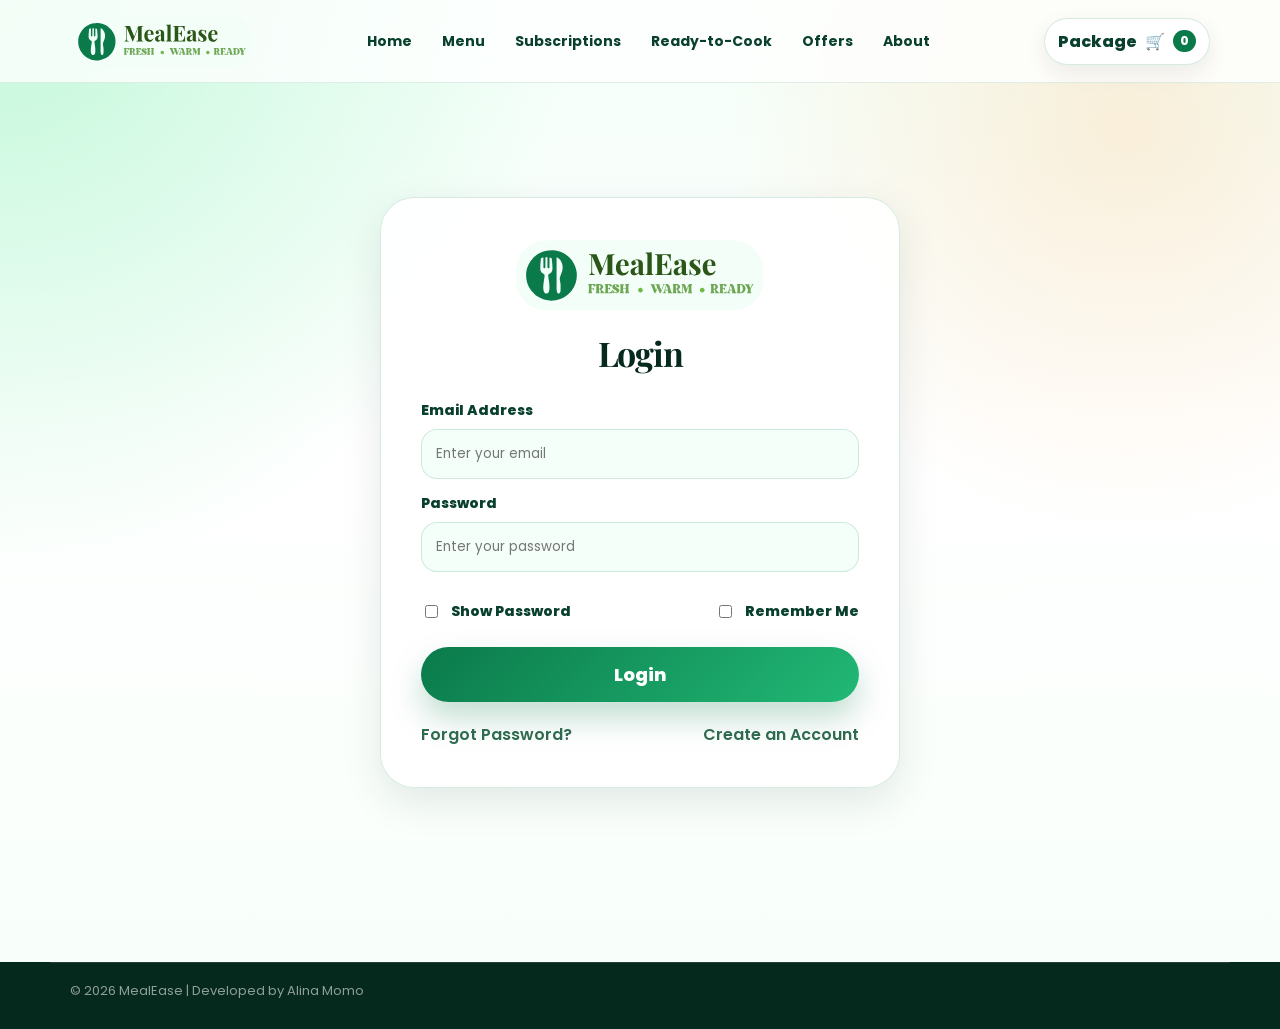
<file: login.html>
<!DOCTYPE html>
<html lang="en">

<head>
    <meta charset="UTF-8">
    <meta name="viewport" content="width=device-width, initial-scale=1.0">
    <title>Login | MealEase</title>

    <link rel="icon" href="assets/tab_logo.png" type="image/svg+xml">
    <link rel="stylesheet" href="assets/styles.css">
</head>

<body>

    <header class="site-header">
        <nav class="navbar">

            <a class="logo-wrap" href="index.html">
                <img src="assets/logo.svg" alt="MealEase">
            </a>

            <div class="nav-links">
                <a href="index.html">Home</a>
                <a href="menu.html">Menu</a>
                <a href="subscription.html">Subscriptions</a>
                <a href="ready-to-cook.html">Ready-to-Cook</a>
                <a href="offers.html">Offers</a>
                <a href="about.html">About</a>
            </div>

            <div class="nav-actions">
                
                <a href="checkout.html" class="cart-pill">
                    <span class="label">Package</span>
                    🛒
                    <span class="cart-count" data-cart-count>0</span>
                </a>

              <button class="mobile-toggle" data-mobile-toggle aria-label="Open menu">☰</button>
            </div>

        </nav>
    </header>

    <main>

        <section class="section auth-section">

            <div class="container">

                <div class="form-card auth-card">

                    <img src="assets/logo.svg" alt="MealEase" style="width:250px;display:block;margin:0 auto 25px;">

                    <div class="section-head-login compact-head">


                        <h2 class="section-title-login">
                            Login
                        </h2>

                    </div>
                    

                    <form id="loginForm">

                        <div class="form-group">
                            <label>Email Address</label>

                            <input type="email" id="loginEmail" placeholder="Enter your email" required>
                        </div>

                        <div class="form-group">
                            <label>Password</label>

                            <input type="password" id="loginPassword" placeholder="Enter your password" required>
                        </div>


                        <div class="section-head-password">
                        <label class="remember-row">

                            <input type="checkbox" id="showPassword">

                            Show Password

                        </label>

                        <label class="remember-row">

                            <input type="checkbox" id="rememberMe">

                            Remember Me

                        </label>
                        </div>

                        <p id="loginMessage" style="color:#d62828;font-weight:600;margin:10px 0;">
                        </p>

                        <button class="btn btn-primary btn-wide" type="submit" style="font-size: large;">

                            Login

                        </button>

                        <div class="login-links">

                            <a href="#">
                                Forgot Password?
                            </a>

                            <a href="signup.html">
                                Create an Account
                            </a>

                        </div>

                    </form>

                </div>

            </div>

        </section>

    </main>

    <footer class="footer">

        <div class="footer-bottom">

            © 2026 MealEase | Developed by Alina Momo

        </div>

    </footer>

    <div class="toast"></div>

    <script>

        const password = document.getElementById("loginPassword");

        document
            .getElementById("showPassword")
            .addEventListener("change", function () {

                password.type = this.checked ? "text" : "password";

            });

    </script>

    <script src="assets/app.js"></script>

</body>

</html>
</file>
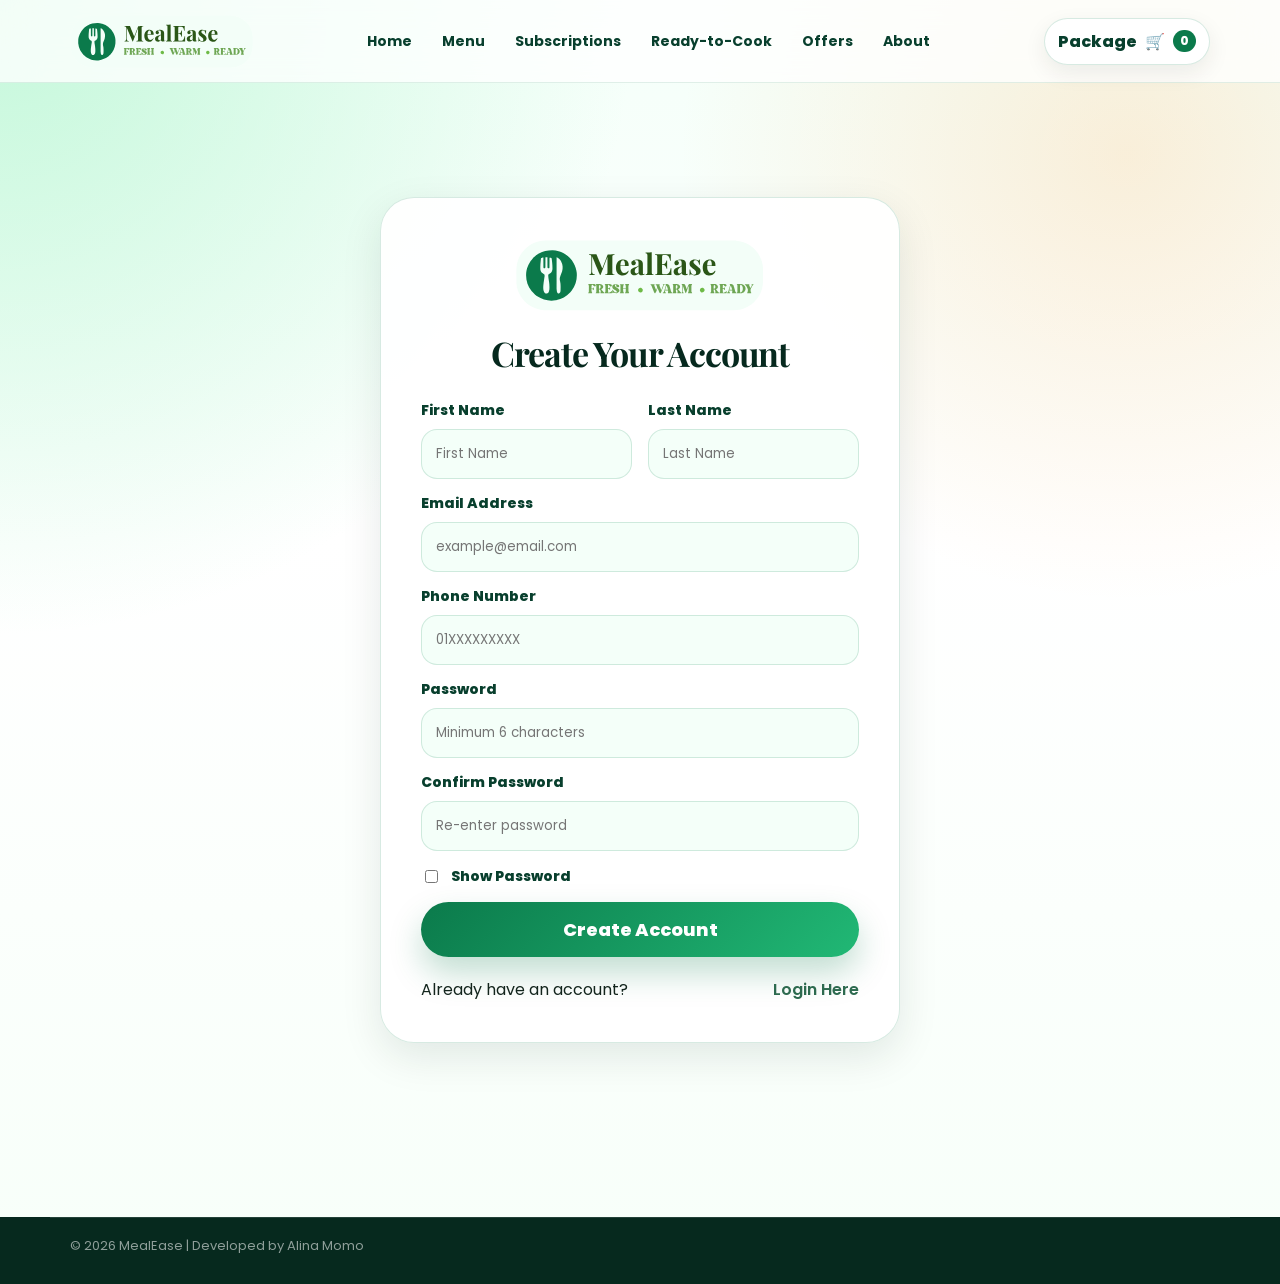
<file: signup.html>
<!DOCTYPE html>
<html lang="en">

<head>
    <meta charset="UTF-8">
    <meta name="viewport" content="width=device-width, initial-scale=1.0">
    <title>Create Account | MealEase</title>

    <link rel="icon" href="assets/tab_logo.png" type="image/svg+xml">
    <link rel="stylesheet" href="assets/styles.css">
</head>

<body>

    <header class="site-header">
        <nav class="navbar">

            <a class="logo-wrap" href="index.html">
                <img src="assets/logo.svg" alt="MealEase">
            </a>

            <div class="nav-links">
                <a href="index.html">Home</a>
                <a href="menu.html">Menu</a>
                <a href="subscription.html">Subscriptions</a>
                <a href="ready-to-cook.html">Ready-to-Cook</a>
                <a href="offers.html">Offers</a>
                <a href="about.html">About</a>
            </div>

            <div class="nav-actions">
                <a href="checkout.html" class="cart-pill">
                    <span class="label">Package</span>
                    🛒
                    <span class="cart-count" data-cart-count>0</span>
                </a>

                <button class="mobile-toggle" data-mobile-toggle aria-label="Open menu">☰</button>
            </div>

        </nav>
    </header>

    <main>

        <section class="section">

            <div class="container">

                <div class="form-card auth-card">

                    <img src="assets/logo.svg" alt="MealEase" style="width:250px;display:block;margin:0 auto 25px;">
                    <div class="section-head-login compact-head">

                    

                        <h2 class="section-title-login">
                            Create Your Account
                        </h2>

                    

                    </div>

                    <form id="signupForm">

                        <div class="form-grid">

                            <div class="form-group">
                                <label>First Name</label>

                                <input type="text" id="firstName" placeholder="First Name" required>

                            </div>

                            <div class="form-group">
                                <label>Last Name</label>

                                <input type="text" id="lastName" placeholder="Last Name" required>

                            </div>

                        </div>

                        <div class="form-group">

                            <label>Email Address</label>

                            <input type="email" id="signupEmail" placeholder="example@email.com" required>

                        </div>

                        <div class="form-group">

                            <label>Phone Number</label>

                            <input type="tel" id="phone" placeholder="01XXXXXXXXX" required>

                        </div>

                        <div class="form-group">

                            <label>Password</label>

                            <input type="password" id="signupPassword" placeholder="Minimum 6 characters" required>

                        </div>

                        <div class="form-group">

                            <label>Confirm Password</label>

                            <input type="password" id="confirmPassword" placeholder="Re-enter password" required>

                        </div>

                        <label class="remember-row">

                            <input type="checkbox" id="showSignupPassword">

                            Show Password

                        </label>

                        <p id="signupMessage" style="color:#d62828;font-weight:600;margin:15px 0;">
                        </p>

                        <button type="submit" class="btn btn-primary btn-wide " style="font-size: large;">

                            Create Account

                        </button>

                        <div class="login-links">

                            <span>
                                Already have an account?
                            </span>

                            <a href="login.html">
                                Login Here
                            </a>

                        </div>

                    </form>

                </div>

            </div>

        </section>

    </main>

    <footer class="footer">

        <div class="footer-bottom">

            © 2026 MealEase | Developed by Alina Momo

        </div>

    </footer>

    <div class="toast"></div>

    <script>

        const signupPassword = document.getElementById("signupPassword");
        const confirmPassword = document.getElementById("confirmPassword");

        document
            .getElementById("showSignupPassword")
            .addEventListener("change", function () {

                signupPassword.type = this.checked ? "text" : "password";
                confirmPassword.type = this.checked ? "text" : "password";

            });

    </script>

    <script src="assets/app.js"></script>

</body>

</html>
</file>
<file: assets/styles.css>
@import url('https://fonts.googleapis.com/css2?family=Playfair+Display:wght@700;800&family=Poppins:wght@400;500;600;700;800&display=swap');

:root {
  --green-950: #06291e;
  --green-900: #083f2d;
  --green-800: #0b5a3a;
  --green-700: #0b7a4b;
  --green-600: #159660;
  --green-500: #21b875;
  --green-200: #bff7d7;
  --green-100: #ddfbe9;
  --green-50: #f4fff9;
  --white: #ffffff;
  --cream: #fffaf0;
  --orange: #ffb86b;
  --gold: #f7cf55;
  --ink: #13251d;
  --muted: #627166;
  --line: rgba(11, 122, 75, .16);
  --shadow: 0 24px 70px rgba(6, 41, 30, .14);
  --shadow-soft: 0 14px 40px rgba(6, 41, 30, .10);
  --radius-xl: 34px;
  --radius-lg: 24px;
  --radius-md: 18px;
  --radius-sm: 12px;
  --max: 1180px;
}

* { box-sizing: border-box; }
html { scroll-behavior: smooth; }
body {
  margin: 0;
  font-family: 'Poppins', system-ui, -apple-system, Segoe UI, sans-serif;
  color: var(--ink);
  background:
    radial-gradient(circle at top left, rgba(191, 247, 215, .9), transparent 35%),
    radial-gradient(circle at 88% 12%, rgba(255, 184, 107, .23), transparent 28%),
    linear-gradient(180deg, var(--green-50) 0%, #ffffff 42%, #f7fff9 100%);
  min-height: 100vh;
}

a { color: inherit; text-decoration: none; }
img { max-width: 100%; display: block; }
button, input, select, textarea { font-family: inherit; }

.site-header {
  position: sticky;
  top: 0;
  z-index: 50;
  backdrop-filter: blur(18px);
  background: rgba(255,255,255,.78);
  border-bottom: 1px solid rgba(11,122,75,.12);
}
.navbar {
  max-width: var(--max);
  margin: 0 auto;
  padding: 14px 20px;
  display: flex;
  align-items: center;
  justify-content: space-between;
  gap: 18px;
}
.logo-wrap { display: inline-flex; align-items: center; gap: 10px; }
.logo-wrap img { height: 54px; width: auto; }
.nav-links {
  display: flex;
  align-items: center;
  gap: 6px;
}
.nav-links a {
  font-size: 14px;
  font-weight: 700;
  color: var(--green-900);
  padding: 10px 12px;
  border-radius: 999px;
  transition: .2s ease;
}
.nav-links a:hover, .nav-links a.active {
  background: var(--green-100);
  color: var(--green-700);
}
.nav-actions { display: flex; align-items: center; gap: 10px; }
.cart-pill {
  display: inline-flex;
  align-items: center;
  gap: 8px;
  border: 1px solid var(--line);
  border-radius: 999px;
  padding: 10px 13px;
  background: var(--white);
  color: var(--green-900);
  font-weight: 800;
  box-shadow: 0 8px 22px rgba(6,41,30,.08);
}
.cart-count {
  display: inline-flex;
  align-items: center;
  justify-content: center;
  min-width: 22px;
  height: 22px;
  padding: 0 7px;
  border-radius: 999px;
  background: var(--green-700);
  color: var(--white);
  font-size: 12px;
}
.mobile-toggle {
  display: none;
  border: 0;
  width: 42px;
  height: 42px;
  border-radius: 12px;
  background: var(--green-900);
  color: var(--white);
  font-size: 22px;
}

.container {
  max-width: var(--max);
  margin: 0 auto;
  padding: 0 20px;
}
.hero {
  padding: 58px 0 34px;
}
.hero-grid {
  display: grid;
  grid-template-columns: 1.02fr .98fr;
  gap: 38px;
  align-items: center;
}
.kicker {
  display: inline-flex;
  align-items: center;
  gap: 8px;
  padding: 8px 13px;
  border: 1px solid var(--line);
  border-radius: 999px;
  background: rgba(255,255,255,.78);
  color: var(--green-700);
  font-weight: 800;
  font-size: 13px;
  box-shadow: 0 10px 30px rgba(6,41,30,.06);
}
.hero h1, .page-hero h1 {
  font-family: 'Playfair Display', Georgia, serif;
  color: var(--green-950);
  font-size: clamp(42px, 6.2vw, 82px);
  line-height: .98;
  margin: 18px 0;
  letter-spacing: -2.5px;
}
.hero p, .page-hero p {
  font-size: 18px;
  line-height: 1.75;
  color: var(--muted);
  max-width: 660px;
}
.accent-text { color: var(--green-700); }
.hero-cta { display: flex; flex-wrap: wrap; gap: 14px; margin-top: 28px; }
.btn {
  border: 0;
  border-radius: 999px;
  padding: 14px 20px;
  display: inline-flex;
  align-items: center;
  justify-content: center;
  gap: 8px;
  font-weight: 800;
  cursor: pointer;
  transition: transform .2s ease, box-shadow .2s ease, background .2s ease;
}
.btn:hover { transform: translateY(-2px); }
.btn-primary {
  background: linear-gradient(135deg, var(--green-700), var(--green-500));
  color: var(--white);
  box-shadow: 0 16px 32px rgba(11,122,75,.25);
}
.btn-secondary {
  background: var(--white);
  color: var(--green-900);
  border: 1px solid var(--line);
  box-shadow: 0 12px 26px rgba(6,41,30,.08);
}
.btn-light {
  background: var(--green-50);
  color: var(--green-800);
  border: 1px solid var(--line);
}
.btn-wide { width: 100%; }
.hero-card {
  position: relative;
  min-height: 610px;
}
.hero-photo {
  position: absolute;
  inset: 0 0 80px 42px;
  border-radius: 45px;
  overflow: hidden;
  box-shadow: var(--shadow);
  border: 10px solid rgba(255,255,255,.85);
}
.hero-photo img {
  height: 100%;
  width: 100%;
  object-fit: cover;
}
.float-card {
  position: absolute;
  background: rgba(255,255,255,.92);
  backdrop-filter: blur(14px);
  border: 1px solid rgba(255,255,255,.9);
  border-radius: 28px;
  padding: 18px;
  box-shadow: var(--shadow-soft);
}
.float-card.hot { left: 0; bottom: 70px; max-width: 260px; }
.float-card.trust { right: 4px; bottom: 0; max-width: 290px; }
.float-card strong { display: block; color: var(--green-900); margin-bottom: 6px; }
.float-card span { color: var(--muted); font-size: 14px; line-height: 1.5; }
.stat-row {
  display: grid;
  grid-template-columns: repeat(3, 1fr);
  gap: 12px;
  margin-top: 28px;
}
.stat {
  padding: 18px;
  border-radius: 24px;
  background: var(--white);
  border: 1px solid var(--line);
  box-shadow: 0 14px 36px rgba(6,41,30,.07);
}
.stat b { display: block; font-size: 26px; color: var(--green-700); }
.stat span { color: var(--muted); font-size: 13px; font-weight: 600; }

.section { padding: 64px 0; }
.section-tight { padding: 38px 0; }
.section-head {
  display: flex;
  justify-content: space-between;
  align-items: end;
  gap: 20px;
  margin-bottom: 28px;
}
.section-head-login {
  display: flex;
  flex-direction: column;
  align-items: center;
  gap: 20px;
  margin-bottom: 28px;
}
.section-head-password {
  display: flex;
  justify-content: space-between;
  align-items: end;
  margin-bottom: 10px;
}
.section-title {
  font-family: 'Playfair Display', Georgia, serif;
  font-size: clamp(34px, 4vw, 54px);
  line-height: 1.05;
  color: var(--green-950);
  margin: 0 0 10px;
  letter-spacing: -1.2px;
}
.section-title-login {
  font-family: 'Playfair Display', Georgia, serif;
  font-size: clamp(30px, 4vw, 34px);
  line-height: 1.05;
  color: var(--green-950);
  margin: 0 0 10px;
  letter-spacing: -1.2px;
}
.section-subtitle { color: var(--muted); line-height: 1.7; margin: 0; max-width: 670px; }

.card-grid { display: grid; grid-template-columns: repeat(3, 1fr); gap: 20px; }
.card-grid.four { grid-template-columns: repeat(3, 1fr); }
.card {
  background: rgba(255,255,255,.86);
  border: 1px solid var(--line);
  border-radius: var(--radius-lg);
  overflow: hidden;
  box-shadow: 0 14px 36px rgba(6,41,30,.07);
  transition: .25s ease;
}
.card:hover { transform: translateY(-5px); box-shadow: var(--shadow-soft); }
.card-img { height: 190px; overflow: hidden; position: relative; }
.card-img img { width: 100%; height: 100%; object-fit: cover; transition: transform .35s ease; }
.card:hover .card-img img { transform: scale(1.06); }
.card-body { padding: 20px; }
.card h3 { margin: 0 0 8px; font-size: 21px; color: var(--green-950); }
.card p { margin: 0 0 16px; color: var(--muted); line-height: 1.6; }
.price-row { display: flex; align-items: center; justify-content: space-between; gap: 10px; margin-top: 14px; }
.price { color: var(--green-700); font-size: 21px; font-weight: 900; }
.badge {
  display: inline-flex;
  align-items: center;
  gap: 6px;
  padding: 7px 10px;
  border-radius: 999px;
  background: var(--green-100);
  color: var(--green-800);
  font-size: 12px;
  font-weight: 800;
}
.badge.gold { background: #fff2ca; color: #9a6414; }
.badge.orange { background: #fff0df; color: #9b541a; }

.split {
  display: grid;
  grid-template-columns: .95fr 1.05fr;
  gap: 28px;
  align-items: center;
}
.panel {
  border-radius: var(--radius-xl);
  border: 1px solid var(--line);
  background: linear-gradient(145deg, rgba(255,255,255,.9), rgba(244,255,249,.75));
  box-shadow: var(--shadow-soft);
  padding: 28px;
}
.panel.dark {
  background: linear-gradient(135deg, var(--green-950), var(--green-800));
  color: var(--white);
  overflow: hidden;
  position: relative;
}
.panel.dark::after {
  content: '';
  position: absolute;
  width: 260px;
  height: 260px;
  border-radius: 50%;
  right: -80px;
  top: -80px;
  background: rgba(191,247,215,.16);
}
.panel.dark p, .panel.dark .muted { color: rgba(255,255,255,.76); }
.check-list { list-style: none; margin: 18px 0 0; padding: 0; display: grid; gap: 12px; }
.check-list li {
  display: flex;
  gap: 10px;
  align-items: flex-start;
  color: var(--muted);
  line-height: 1.55;
}
.check-list li::before {
  content: '✓';
  width: 24px;
  height: 24px;
  border-radius: 50%;
  display: inline-flex;
  align-items: center;
  justify-content: center;
  flex: 0 0 24px;
  background: var(--green-100);
  color: var(--green-700);
  font-weight: 900;
}
.panel.dark .check-list li { color: rgba(255,255,255,.78); }
.panel.dark .check-list li::before { background: rgba(255,255,255,.16); color: var(--green-200); }

.process { display: grid; grid-template-columns: repeat(4, 1fr); gap: 18px; counter-reset: step; }
.step {
  position: relative;
  padding: 24px;
  border-radius: var(--radius-lg);
  border: 1px solid var(--line);
  background: var(--white);
  box-shadow: 0 12px 32px rgba(6,41,30,.07);
}
.step::before {
  counter-increment: step;
  content: '0' counter(step);
  display: inline-flex;
  width: 42px;
  height: 42px;
  align-items: center;
  justify-content: center;
  border-radius: 16px;
  background: var(--green-700);
  color: var(--white);
  font-weight: 900;
  margin-bottom: 14px;
}
.step h3 { margin: 0 0 8px; color: var(--green-950); }
.step p { margin: 0; color: var(--muted); line-height: 1.6; }

.page-hero {
  padding: 48px 0 28px;
}
.page-hero-inner {
  display: grid;
  grid-template-columns: 1fr .72fr;
  align-items: center;
  gap: 28px;
}
.page-card {
  min-height: 270px;
  border-radius: 36px;
  overflow: hidden;
  box-shadow: var(--shadow-soft);
  border: 10px solid var(--white);
}
.page-card img { width: 100%; height: 100%; object-fit: cover; min-height: 270px; }

.filters {
  display: flex;
  flex-wrap: wrap;
  gap: 10px;
  margin-bottom: 22px;
}
.filter-btn {
  border: 1px solid var(--line);
  border-radius: 999px;
  background: var(--white);
  color: var(--green-900);
  padding: 11px 15px;
  font-weight: 800;
  cursor: pointer;
  transition: .2s;
}
.filter-btn.active, .filter-btn:hover { background: var(--green-700); color: var(--white); }

.product-grid { display: grid; grid-template-columns: repeat(3, 1fr); gap: 20px; }
.product-card {
  display: flex;
  flex-direction: column;
  background: var(--white);
  border: 1px solid var(--line);
  border-radius: var(--radius-lg);
  overflow: hidden;
  box-shadow: 0 14px 34px rgba(6,41,30,.08);
}
.product-card .card-img { height: 210px; }
.product-card.hidden { display: none; }
.product-meta { display: flex; flex-wrap: wrap; gap: 8px; margin: 10px 0 0; }
.product-actions { margin-top: auto; padding-top: 10px; }

.plan-grid { display: grid; grid-template-columns: repeat(3, 1fr); gap: 18px; }
.plan-card {
  position: relative;
  border-radius: 28px;
  padding: 24px;
  background: var(--white);
  border: 1px solid var(--line);
  box-shadow: 0 14px 36px rgba(6,41,30,.07);
  transition: .2s;
}
.plan-card:hover { transform: translateY(-4px); }
.plan-card.featured { border: 2px solid var(--green-500); }
.plan-card h3 { color: var(--green-950); margin: 0 0 8px; }
.plan-days { color: var(--green-700); font-weight: 900; font-size: 34px; }
.plan-card p { color: var(--muted); line-height: 1.6; min-height: 54px; }

.builder {
  display: grid;
  grid-template-columns: 1fr .9fr;
  gap: 24px;
  align-items: start;
}
.form-card {
  border-radius: var(--radius-xl);
  border: 1px solid var(--line);
  background: rgba(255,255,255,.92);
  box-shadow: var(--shadow-soft);
  padding: 28px;
}
.form-grid { display: grid; grid-template-columns: repeat(2, 1fr); gap: 16px; }
.form-group { display: grid; gap: 8px; margin-bottom: 14px; }
.form-group.full { grid-column: 1 / -1; }
label { font-size: 14px; font-weight: 800; color: var(--green-900); }
input, select, textarea {
  width: 100%;
  border: 1px solid var(--line);
  border-radius: 16px;
  background: var(--green-50);
  color: var(--green-950);
  padding: 14px 14px;
  outline: none;
  transition: .2s;
}
textarea { min-height: 112px; resize: vertical; }
input:focus, select:focus, textarea:focus {
  border-color: var(--green-500);
  box-shadow: 0 0 0 4px rgba(33,184,117,.12);
  background: var(--white);
}
.summary-box {
  position: sticky;
  top: 96px;
  border-radius: var(--radius-xl);
  padding: 26px;
  background: linear-gradient(135deg, var(--green-950), var(--green-700));
  color: var(--white);
  box-shadow: var(--shadow);
}
.summary-box h3 { margin: 0 0 12px; font-size: 26px; }
.summary-line { display: flex; justify-content: space-between; gap: 18px; padding: 12px 0; border-bottom: 1px solid rgba(255,255,255,.16); }
.summary-line span:first-child { color: rgba(255,255,255,.72); }
.summary-line strong { color: var(--white); }
.total-line { font-size: 24px; font-weight: 900; color: var(--green-200); }

.cart-layout { display: grid; grid-template-columns: 1fr .86fr; gap: 24px; align-items: start; }
.cart-item {
  display: grid;
  grid-template-columns: 86px 1fr auto;
  gap: 15px;
  align-items: center;
  padding: 16px;
  border-radius: 22px;
  background: var(--white);
  border: 1px solid var(--line);
  box-shadow: 0 10px 28px rgba(6,41,30,.06);
  margin-bottom: 14px;
}
.cart-thumb { width: 86px; height: 74px; border-radius: 18px; overflow: hidden; background: var(--green-100); }
.cart-thumb img { width: 100%; height: 100%; object-fit: cover; }
.cart-item h4 { margin: 0 0 4px; color: var(--green-950); }
.cart-item p { margin: 0; color: var(--muted); font-size: 13px; }
.qty-box { display: flex; align-items: center; gap: 8px; margin-top: 10px; }
.qty-box button, .icon-btn {
  width: 32px;
  height: 32px;
  border-radius: 11px;
  border: 1px solid var(--line);
  background: var(--green-50);
  color: var(--green-900);
  font-weight: 900;
  cursor: pointer;
}
.remove-btn { color: #a63232; }
.empty-cart {
  text-align: center;
  padding: 50px 26px;
  border-radius: var(--radius-xl);
  border: 1px dashed rgba(11,122,75,.3);
  background: rgba(255,255,255,.78);
}
.empty-cart h3 { color: var(--green-950); }
.empty-cart p { color: var(--muted); }

.offer-strip {
  border-radius: 36px;
  background:
    radial-gradient(circle at 20% 20%, rgba(255,255,255,.26), transparent 30%),
    linear-gradient(135deg, var(--green-950), var(--green-700));
  color: var(--white);
  padding: 36px;
  display: grid;
  grid-template-columns: 1fr auto;
  gap: 20px;
  align-items: center;
  box-shadow: var(--shadow);
}
.offer-strip h2 { margin: 0 0 10px; font-size: clamp(28px, 4vw, 48px); font-family: 'Playfair Display'; }
.offer-strip p { margin: 0; color: rgba(255,255,255,.76); max-width: 680px; line-height: 1.7; }
.offer-code {
  display: inline-flex;
  align-items: center;
  justify-content: center;
  border: 2px dashed rgba(255,255,255,.55);
  border-radius: 22px;
  padding: 18px 24px;
  font-size: 28px;
  font-weight: 900;
  color: var(--green-200);
  background: rgba(255,255,255,.1);
}

.compare { overflow-x: auto; }
table { width: 100%; border-collapse: collapse; background: var(--white); border-radius: 24px; overflow: hidden; box-shadow: var(--shadow-soft); }
th, td { padding: 17px; border-bottom: 1px solid var(--line); text-align: left; }
th { background: var(--green-900); color: var(--white); }
td { color: var(--muted); font-weight: 600; }
td.good { color: var(--green-700); font-weight: 900; }
td.warn { color: #b98412; font-weight: 900; }
td.no { color: #b44b4b; font-weight: 900; }

.toast {
  position: fixed;
  right: 18px;
  bottom: 18px;
  padding: 14px 18px;
  border-radius: 16px;
  background: var(--green-950);
  color: var(--white);
  box-shadow: var(--shadow);
  opacity: 0;
  transform: translateY(16px);
  pointer-events: none;
  transition: .25s;
  z-index: 80;
  max-width: 320px;
}
.toast.show { opacity: 1; transform: translateY(0); }
.modal-backdrop {
  position: fixed;
  inset: 0;
  display: none;
  align-items: center;
  justify-content: center;
  padding: 20px;
  background: rgba(6,41,30,.45);
  backdrop-filter: blur(6px);
  z-index: 90;
}
.modal-backdrop.show { display: flex; }
.modal {
  width: min(520px, 100%);
  border-radius: 30px;
  padding: 30px;
  background: var(--white);
  box-shadow: var(--shadow);
  text-align: center;
}
.modal-icon {
  width: 78px;
  height: 78px;
  border-radius: 28px;
  margin: 0 auto 14px;
  display: flex;
  align-items: center;
  justify-content: center;
  background: var(--green-100);
  color: var(--green-700);
  font-size: 38px;
}
.modal h2 { color: var(--green-950); margin-bottom: 8px; }
.modal p { color: var(--muted); line-height: 1.7; }

.footer {
  margin-top: 60px;
  background: var(--green-950);
  color: rgba(255,255,255,.78);
}
.footer-inner {
  max-width: var(--max);
  margin: 0 auto;
  padding: 50px 20px 26px;
  display: grid;
  grid-template-columns: 1.2fr .8fr .8fr .9fr;
  gap: 30px;
}
.footer h4 { color: var(--white); margin: 0 0 14px; }
.footer p, .footer a { color: rgba(255,255,255,.7); line-height: 1.7; font-size: 14px; }
.footer a { display: block; margin: 8px 0; }
.footer-bottom {
  max-width: var(--max);
  margin: 0 auto;
  padding: 18px 20px 28px;
  border-top: 1px solid rgba(255,255,255,.12);
  font-size: 13px;
  color: rgba(255,255,255,.55);
}

@media (max-width: 1020px) {
  .nav-links {
    display: none;
    position: absolute;
    top: 78px;
    left: 18px;
    right: 18px;
    padding: 14px;
    border-radius: 24px;
    background: var(--white);
    box-shadow: var(--shadow-soft);
    flex-direction: column;
    align-items: stretch;
  }
  .nav-links.show { display: flex; }
  .nav-links a { border-radius: 14px; }
  .mobile-toggle { display: inline-flex; align-items: center; justify-content: center; }
  .hero-grid, .page-hero-inner, .split, .builder, .cart-layout { grid-template-columns: 1fr; }
  .hero-card { min-height: 520px; }
  .hero-photo { inset: 0 0 80px 0; }
  .card-grid, .product-grid { grid-template-columns: repeat(2, 1fr); }
  .card-grid.four, .plan-grid, .process { grid-template-columns: repeat(2, 1fr); }
  .summary-box { position: static; }
}

@media (max-width: 640px) {
  .navbar { padding: 10px 14px; }
  .logo-wrap img { height: 46px; }
  .cart-pill span.label { display: none; }
  .cart-pill { font-size: 13px; padding: 6px 12px; gap: 2px; }
  .user-button { font-size: 10px; padding: 6px 12px; gap: 2px; }
  .user-button span.user-name { display: none; }
  .hero { padding-top: 34px; }
  .hero-card { min-height: 430px; }
  .float-card.hot { bottom: 66px; }
  .float-card.trust { left: 16px; right: 16px; }
  .stat-row, .card-grid, .card-grid.four, .product-grid, .plan-grid, .process, .form-grid, .footer-inner { grid-template-columns: 1fr; }
  .section-head { align-items: start; flex-direction: column; }
  .offer-strip { grid-template-columns: 1fr; padding: 26px; }
  .cart-item { grid-template-columns: 70px 1fr; }
  .cart-price { grid-column: 1 / -1; }
}

/* Subscription package-deal upgrade */
.subscription-hero .page-card {
  min-height: 320px;
}
.hero-mini-row {
  display: flex;
  flex-wrap: wrap;
  gap: 10px;
  margin-top: 20px;
}
.hero-mini-row span {
  display: inline-flex;
  align-items: center;
  border: 1px solid var(--line);
  border-radius: 999px;
  padding: 10px 13px;
  background: rgba(255,255,255,.78);
  color: var(--green-900);
  font-size: 13px;
  font-weight: 800;
  box-shadow: 0 8px 22px rgba(6,41,30,.06);
}
.subscription-builder {
  grid-template-columns: minmax(0, 1.18fr) minmax(340px, .82fr);
}
.subscription-form-card {
  padding: 30px;
  overflow: hidden;
}
.compact-head { margin-bottom: 18px; }
.package-tabs {
  display: grid;
  grid-template-columns: repeat(3, 1fr);
  gap: 10px;
  padding: 8px;
  background: var(--green-100);
  border: 1px solid var(--line);
  border-radius: 24px;
  margin-bottom: 18px;
}
.package-tab {
  border: 0;
  border-radius: 18px;
  padding: 13px 12px;
  background: transparent;
  color: var(--green-900);
  font-weight: 900;
  cursor: pointer;
  transition: .2s ease;
}
.package-tab.active,
.package-tab:hover {
  background: var(--white);
  color: var(--green-700);
  box-shadow: 0 10px 24px rgba(6,41,30,.08);
}
.package-panel { display: none; }
.package-panel.active {
  display: block;
  animation: softReveal .22s ease;
}
@keyframes softReveal {
  from { opacity: 0; transform: translateY(8px); }
  to { opacity: 1; transform: translateY(0); }
}
.deal-heading {
  display: flex;
  align-items: center;
  justify-content: space-between;
  gap: 14px;
  margin: 8px 0 14px;
}
.deal-heading.small { margin-top: 0; }
.deal-heading h3 {
  margin: 0 0 5px;
  color: var(--green-950);
  font-size: 22px;
}
.deal-heading p {
  margin: 0;
  color: var(--muted);
  line-height: 1.5;
}
.meal-choice-grid {
  display: grid;
  gap: 14px;
}
.meal-choice-card {
  position: relative;
  display: grid;
  grid-template-columns: 124px 1fr;
  gap: 15px;
  align-items: stretch;
  border: 1px solid var(--line);
  border-radius: 24px;
  background: rgba(255,255,255,.88);
  padding: 10px;
  cursor: pointer;
  transition: .22s ease;
  box-shadow: 0 12px 28px rgba(6,41,30,.055);
}
.meal-choice-card:hover,
.meal-choice-card.selected {
  border-color: rgba(33,184,117,.62);
  transform: translateY(-2px);
  box-shadow: 0 18px 38px rgba(6,41,30,.10);
}
.meal-choice-card.selected::after {
  content: '✓';
  position: absolute;
  top: 14px;
  right: 14px;
  width: 30px;
  height: 30px;
  display: flex;
  align-items: center;
  justify-content: center;
  border-radius: 50%;
  background: var(--green-700);
  color: var(--white);
  font-weight: 900;
}
.meal-choice-card input { display: none; }
.meal-photo {
  display: block;
  min-height: 128px;
  border-radius: 19px;
  background-size: cover;
  background-position: center;
  box-shadow: inset 0 -42px 54px rgba(6,41,30,.18);
}
.meal-content {
  display: grid;
  align-content: center;
  gap: 6px;
  padding: 6px 34px 6px 0;
}
.meal-content strong {
  color: var(--green-700);
  font-size: 13px;
  text-transform: uppercase;
  letter-spacing: .08em;
}
.meal-content b {
  color: var(--green-950);
  font-size: 18px;
  line-height: 1.28;
}
.meal-content small {
  color: var(--green-800);
  font-weight: 800;
}
.meal-content em {
  color: var(--muted);
  font-size: 13px;
  font-style: normal;
  line-height: 1.5;
}
.subscription-controls {
  margin-top: 20px;
  padding-top: 20px;
  border-top: 1px solid var(--line);
}
.addons-box {
  margin: 6px 0 18px;
  padding: 20px;
  border-radius: 26px;
  background: linear-gradient(180deg, rgba(221,251,233,.85), rgba(255,255,255,.84));
  border: 1px solid var(--line);
}
.addon-grid {
  display: grid;
  grid-template-columns: repeat(2, 1fr);
  gap: 10px;
}
.addon-grid label {
  display: flex;
  align-items: center;
  gap: 10px;
  padding: 12px;
  border-radius: 18px;
  background: var(--white);
  border: 1px solid var(--line);
  cursor: pointer;
  transition: .2s ease;
}
.addon-grid label:hover {
  border-color: rgba(33,184,117,.62);
  transform: translateY(-1px);
}
.addon-grid input {
  width: 18px;
  height: 18px;
  accent-color: var(--green-700);
}
.addon-grid span {
  display: flex;
  flex-direction: column;
  gap: 2px;
  color: var(--green-950);
  font-weight: 800;
  font-size: 13px;
}
.addon-grid b {
  color: var(--green-700);
  font-size: 12px;
}
.checkout-hint {
  margin: 12px 0 0;
  color: var(--muted);
  font-size: 13px;
  line-height: 1.6;
}
.subscription-summary-box .summary-line {
  align-items: flex-start;
}
.subscription-summary-box .summary-line strong {
  max-width: 58%;
  text-align: right;
  line-height: 1.45;
}
.summary-checkout {
  margin-top: 18px;
  justify-content: center;
}

.auth-card{
    max-width:520px;
    margin:50px auto;
    padding:40px;
}

.auth-card input{
    width:100%;
}

.login-links{
    display:flex;
    justify-content:space-between;
    margin-top:20px;
}

.login-links a{
    color:#2d6a4f;
    text-decoration:none;
    font-weight:600;
}

.login-links a:hover{
    text-decoration:underline;
}

.remember-row{
    display:flex;
    align-items:center;
    gap:10px;
    margin:15px 0;
    cursor:pointer;
}

.remember-row input{
    width:auto;
}

/* USER DROPDOWN */

.user-menu{

    position:relative;

}

.user-button{

    display:flex;
    align-items:center;
    gap:8px;

    background:#fff;
    border:1px solid #ddd;

    padding:10px 16px;

    border-radius:999px;

    cursor:pointer;

    font-weight:600;

}

.user-dropdown{

    position:absolute;

    right:0;

    top:55px;

    width:180px;

    background:white;

    border-radius:15px;

    overflow:hidden;

    box-shadow:0 10px 25px rgba(0,0,0,.15);

    display:none;

    z-index:999;

}

.user-dropdown.show{

    display:block;

}

.user-dropdown button{

    width:100%;

    padding:14px;

    border:none;

    background:white;

    cursor:pointer;

    text-align:left;

    font-size:15px;

}

.user-dropdown button:hover{

    background:#f5f5f5;

}

@media (max-width: 1020px) {
  .subscription-builder { grid-template-columns: 1fr; }
}
@media (max-width: 640px) {
  .package-tabs,
  .addon-grid { grid-template-columns: 1fr; }
  .meal-choice-card { grid-template-columns: 1fr; }
  .meal-photo { min-height: 180px; }
  .meal-content { padding-right: 0; }
  .deal-heading { align-items: flex-start; flex-direction: column; }
  .subscription-summary-box .summary-line strong { max-width: 62%; }
  .login-links{
    font-size: 12px;
  }
  .remember-row{
    font-size: 12px;
  }
  
}
</file>
